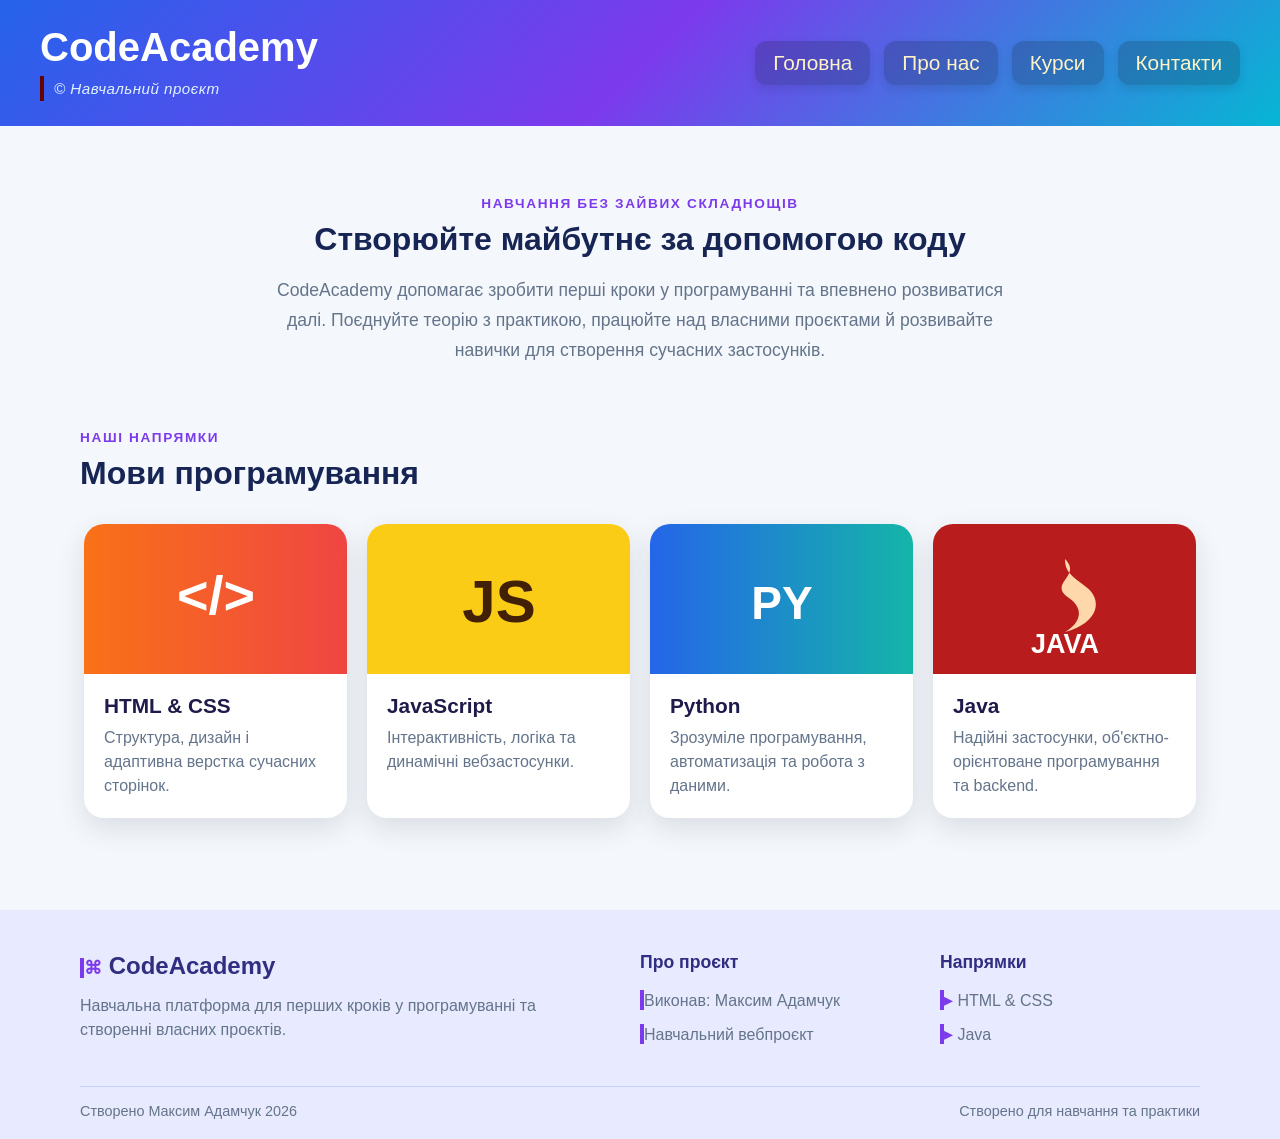
<file: index.html>
<!DOCTYPE html>
<html lang="en">

<head>
    <meta charset="UTF-8">
    <meta name="viewport" content="width=device-width, initial-scale=1.0">
    <title>CodeAcademy</title>
    <link rel="stylesheet" href="style.css">
</head>

<body>
    
    <div class="wrapper">
        <header>
            <div class="header_container">
                <div class="header_title_box">
                    <h1 class="header_title">CodeAcademy</h1>
                    <p class="header_note">© Навчальний проєкт</p>
                </div>           
                <nav>
                    <a href="index.html">Головна</a>
                    <a href="about.html">Про нас</a>
                    <a href="products.html">Курси</a>
                    <a href="contact.html">Контакти</a>
                </nav>
            </div>
        </header>
    </div>

    <main class="main_content">
        <section class="about_section">
            <p class="section_label">Навчання без зайвих складнощів</p>
            <h2>Створюйте майбутнє за допомогою коду</h2>
            <p>
                CodeAcademy допомагає зробити перші кроки у програмуванні та впевнено
                розвиватися далі. Поєднуйте теорію з практикою, працюйте над власними
                проєктами й розвивайте навички для створення сучасних застосунків.
            </p>
        </section>

        <section class="courses_section">
            <div class="section_heading">
                <div>
                    <p class="section_label">Наші напрямки</p>
                    <h2>Мови програмування</h2>
                </div>
            </div>

            <div class="courses_carousel" aria-label="Список навчальних курсів">
                <article class="course_card">
                    <img src="images/html.svg" alt="Іконка HTML та CSS">
                    <div class="course_card_content">
                        <h3>HTML &amp; CSS</h3>
                        <p>Структура, дизайн і адаптивна верстка сучасних сторінок.</p>
                    </div>
                </article>
                <article class="course_card">
                    <img src="images/javascript.svg" alt="Іконка JavaScript">
                    <div class="course_card_content">
                        <h3>JavaScript</h3>
                        <p>Інтерактивність, логіка та динамічні вебзастосунки.</p>
                    </div>
                </article>
                <article class="course_card">
                    <img src="images/python.svg" alt="Іконка Python">
                    <div class="course_card_content">
                        <h3>Python</h3>
                        <p>Зрозуміле програмування, автоматизація та робота з даними.</p>
                    </div>
                </article>
                <article class="course_card">
                    <img src="images/java.svg" alt="Іконка Java">
                    <div class="course_card_content">
                        <h3>Java</h3>
                        <p>Надійні застосунки, об'єктно-орієнтоване програмування та backend.</p>
                    </div>
                </article>
            </div>
        </section>
    </main>

    <footer class="site_footer">
        <div class="footer_content">
            <div class="footer_about">
                <h2><span class="footer_icon">⌘</span> CodeAcademy</h2>
                <p>Навчальна платформа для перших кроків у програмуванні та створенні власних проєктів.</p>
            </div>
            <div class="footer_info">
                <h3>Про проєкт</h3>
                <p><span class="footer_icon"></span> Виконав: Максим Адамчук</p>
                <p><span class="footer_icon"></span> Навчальний вебпроєкт</p>
            </div>
            <div class="footer_info">
                <h3>Напрямки</h3>
                <p><span class="footer_icon">▸</span> HTML &amp; CSS</p>
                <p><span class="footer_icon">▸</span>  Java</p>
            </div>
        </div>
        <div class="footer_bottom">
            <p>Створено Максим Адамчук 2026</p>
            <p>Створено для навчання та практики</p>
        </div>
    </footer>

</body>

</html>
</file>
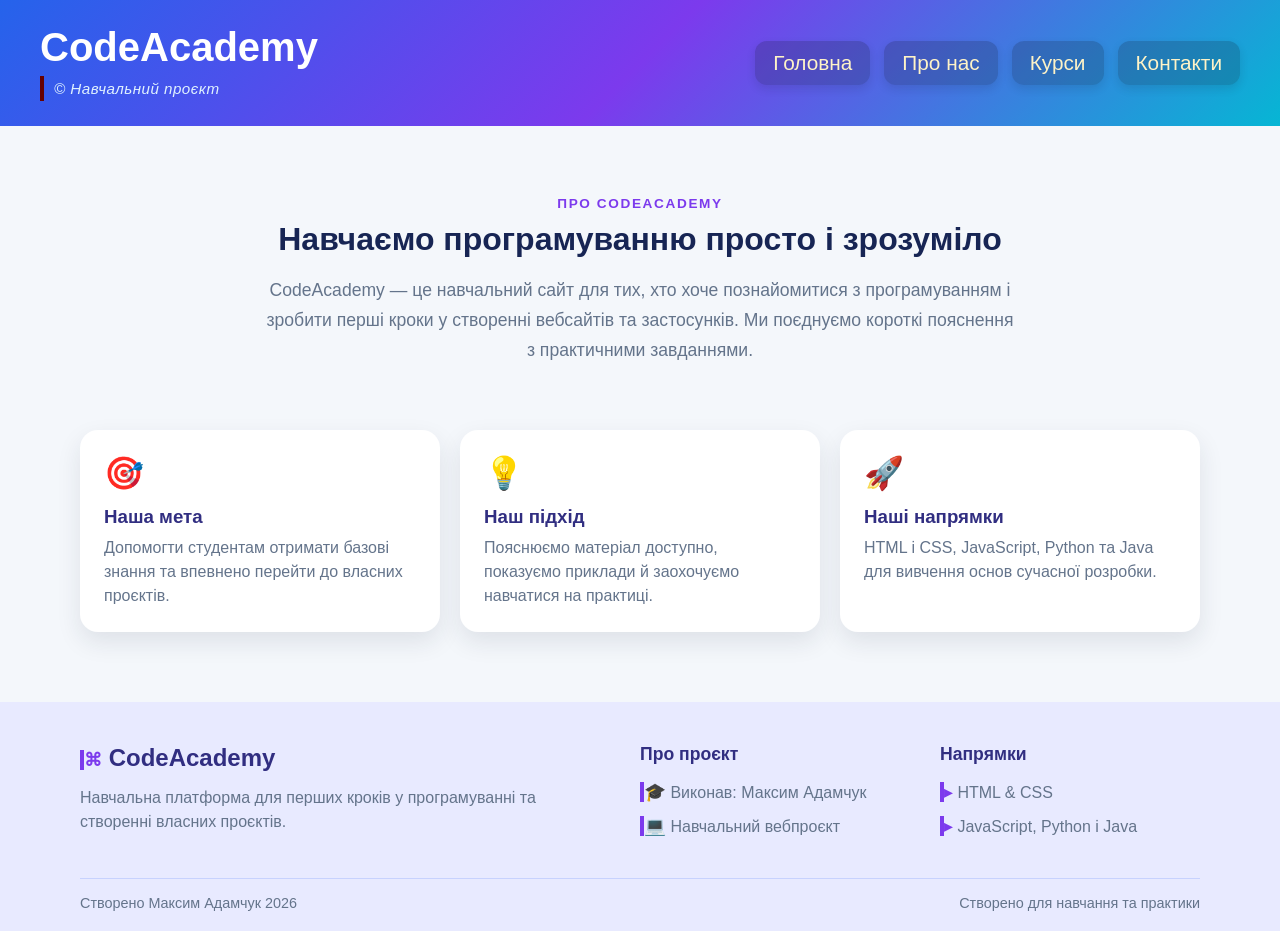
<file: about.html>
<!DOCTYPE html>
<html lang="uk">

<head>
    <meta charset="UTF-8">
    <meta name="viewport" content="width=device-width, initial-scale=1.0">
    <title>Про нас | CodeAcademy</title>
    <link rel="stylesheet" href="style.css">
</head>

<body>
    <div class="wrapper">
        <header>
            <div class="header_container">
                <div class="header_title_box">
                    <h1 class="header_title">CodeAcademy</h1>
                    <p class="header_note">© Навчальний проєкт</p>
                </div>
                <nav>
                    <a href="index.html">Головна</a>
                    <a href="about.html">Про нас</a>
                    <a href="products.html">Курси</a>
                    <a href="contact.html">Контакти</a>
                </nav>
            </div>
        </header>
    </div>

    <main class="main_content">
        <section class="about_section">
            <p class="section_label">Про CodeAcademy</p>
            <h2>Навчаємо програмуванню просто і зрозуміло</h2>
            <p>
                CodeAcademy — це навчальний сайт для тих, хто хоче познайомитися
                з програмуванням і зробити перші кроки у створенні вебсайтів та
                застосунків. Ми поєднуємо короткі пояснення з практичними завданнями.
            </p>
        </section>

        <section class="about_details">
            <div class="about_detail">
                <span class="about_detail_icon">🎯</span>
                <h3>Наша мета</h3>
                <p>Допомогти студентам отримати базові знання та впевнено перейти до власних проєктів.</p>
            </div>
            <div class="about_detail">
                <span class="about_detail_icon">💡</span>
                <h3>Наш підхід</h3>
                <p>Пояснюємо матеріал доступно, показуємо приклади й заохочуємо навчатися на практиці.</p>
            </div>
            <div class="about_detail">
                <span class="about_detail_icon">🚀</span>
                <h3>Наші напрямки</h3>
                <p>HTML і CSS, JavaScript, Python та Java для вивчення основ сучасної розробки.</p>
            </div>
        </section>
    </main>

    <footer class="site_footer">
        <div class="footer_content">
            <div class="footer_about">
                <h2><span class="footer_icon">⌘</span> CodeAcademy</h2>
                <p>Навчальна платформа для перших кроків у програмуванні та створенні власних проєктів.</p>
            </div>
            <div class="footer_info">
                <h3>Про проєкт</h3>
                <p><span class="footer_icon">🎓</span> Виконав: Максим Адамчук</p>
                <p><span class="footer_icon">💻</span> Навчальний вебпроєкт</p>
            </div>
            <div class="footer_info">
                <h3>Напрямки</h3>
                <p><span class="footer_icon">▸</span> HTML &amp; CSS</p>
                <p><span class="footer_icon">▸</span> JavaScript, Python і Java</p>
            </div>
        </div>
        <div class="footer_bottom">
            <p>Створено Максим Адамчук 2026</p>
            <p>Створено для навчання та практики</p>
        </div>
    </footer>
</body>

</html>
</file>
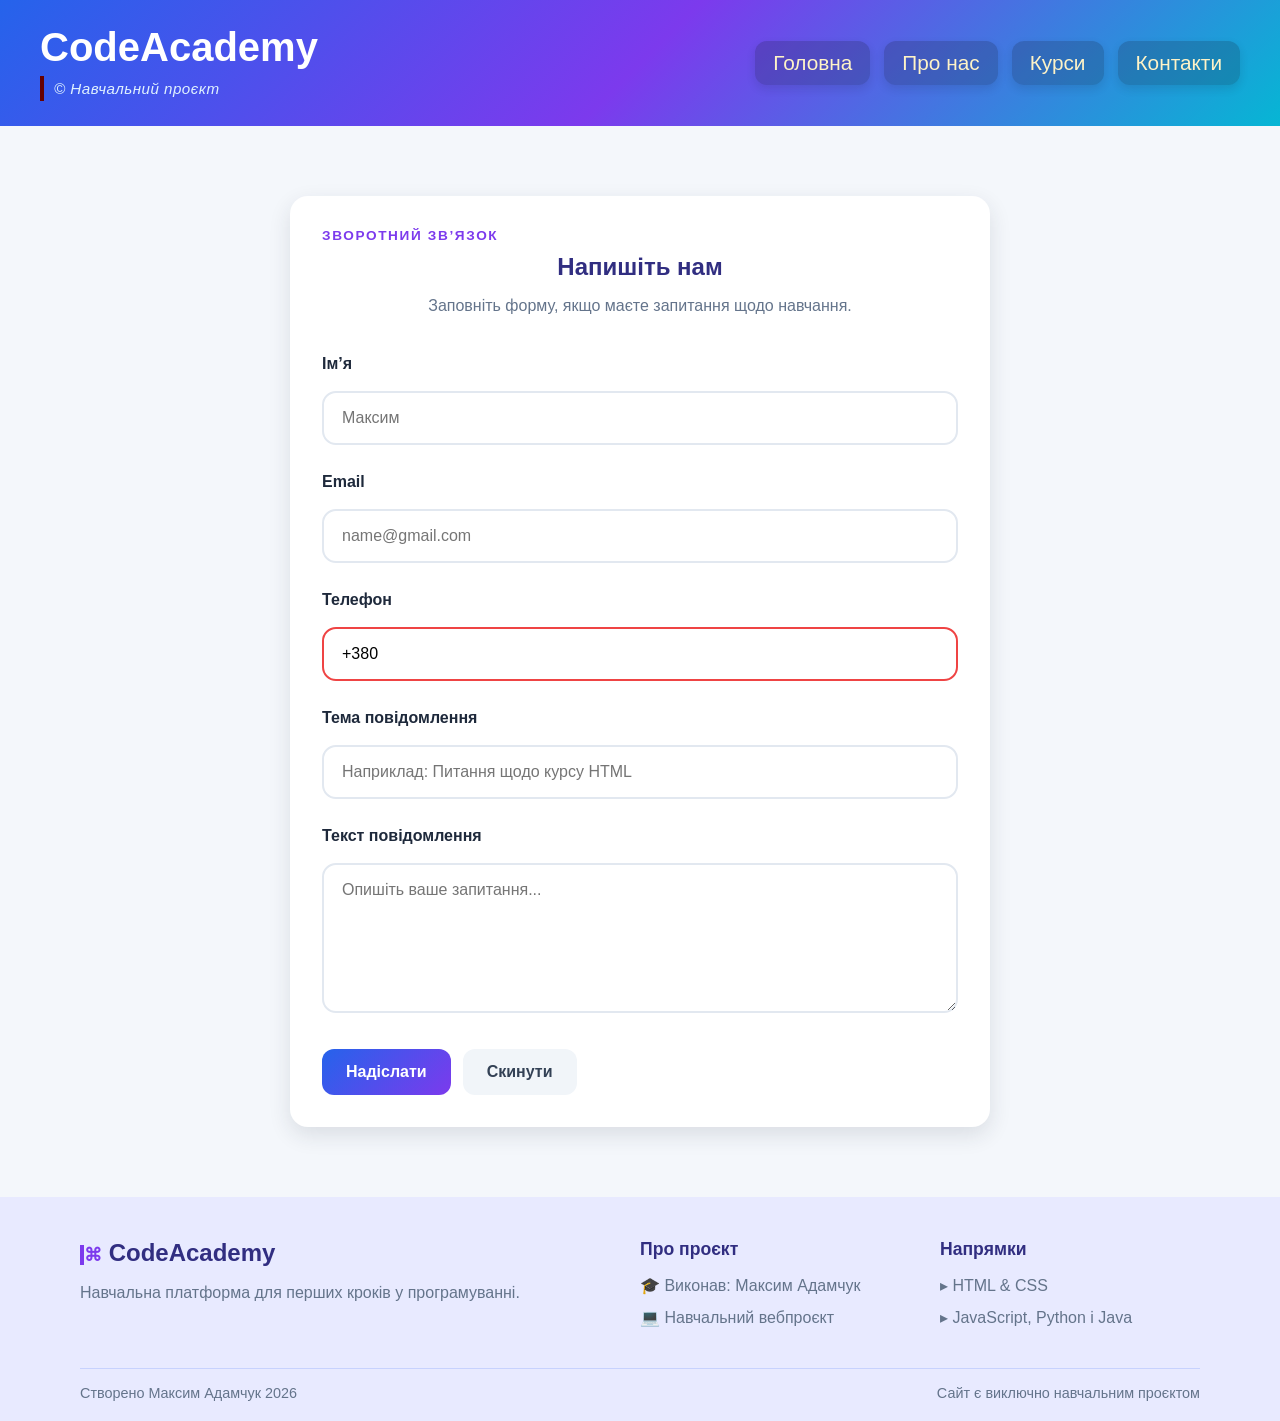
<file: contact.html>
<!DOCTYPE html>
<html lang="uk">

<head>
    <meta charset="UTF-8">
    <meta name="viewport" content="width=device-width, initial-scale=1.0">
    <title>Контакти | CodeAcademy</title>
    <link rel="stylesheet" href="style.css">
</head>

<body>
    <div class="wrapper">
        <header>
            <div class="header_container">
                <div class="header_title_box">
                    <h1 class="header_title">CodeAcademy</h1>
                    <p class="header_note">© Навчальний проєкт</p>
                </div>
                <nav>
                    <a href="index.html">Головна</a>
                    <a href="about.html">Про нас</a>
                    <a href="products.html">Курси</a>
                    <a href="contact.html">Контакти</a>
                </nav>
            </div>
        </header>
    </div>

    <main class="main_content">
        <section class="form_section">
            <p class="section_label">Зворотний зв’язок</p>
            <h2>Напишіть нам</h2>
            <p>Заповніть форму, якщо маєте запитання щодо навчання.</p>

            <form class="contact_form" action="#" method="post" novalidate>
                <label for="name">Ім’я</label>
                <input id="name" name="name" type="text" minlength="2" maxlength="40"
                    placeholder="Максим" required>

                <label for="email">Email</label>
                <input id="email" name="email" type="email" placeholder="name@gmail.com"
                    autocomplete="email" required
                    pattern="^[A-Za-z0-9._%+-]+@[A-Za-z0-9.-]+\.[A-Za-z]{2,}$"
                    title="Тільки англійська пошта з доменом, наприклад name@gmail.com">

                <label for="phone">Телефон</label>
                <input id="phone" name="phone" type="tel" inputmode="numeric"
                    autocomplete="tel" required value="+380" maxlength="13"
                    placeholder="+380XXXXXXXXX" pattern="^\+380\d{9}$"
                    title="Формат: +380671234567">

                <label for="subject">Тема повідомлення</label>
                <input id="subject" name="subject" type="text" maxlength="60"
                    placeholder="Наприклад: Питання щодо курсу HTML" required>

                <label for="message">Текст повідомлення</label>
                <textarea id="message" name="message" rows="6" maxlength="500"
                    placeholder="Опишіть ваше запитання..." required></textarea>

                <div class="form_buttons">
                    <button class="action_button" type="submit">Надіслати</button>
                    <button class="reset_button" type="reset">Скинути</button>
                </div>
            </form>
        </section>
    </main>

    <footer class="site_footer">
        <div class="footer_content">
            <div class="footer_about">
                <h2><span class="footer_icon">⌘</span> CodeAcademy</h2>
                <p>Навчальна платформа для перших кроків у програмуванні.</p>
            </div>
            <div class="footer_info">
                <h3>Про проєкт</h3>
                <p>🎓 Виконав: Максим Адамчук</p>
                <p>💻 Навчальний вебпроєкт</p>
            </div>
            <div class="footer_info">
                <h3>Напрямки</h3>
                <p>▸ HTML &amp; CSS</p>
                <p>▸ JavaScript, Python і Java</p>
            </div>
        </div>
        <div class="footer_bottom">
            <p>Створено Максим Адамчук 2026</p>
            <p>Сайт є виключно навчальним проєктом</p>
        </div>
    </footer>

    <script>
        const form = document.querySelector(".contact_form");
        const phone = document.getElementById("phone");
        const email = document.getElementById("email");

        phone.value = "+380";

        phone.addEventListener("input", () => {
            let digits = phone.value.replace(/\D/g, "");

            if (!digits.startsWith("380")) {
                digits = "380";
            }

            phone.value = "+" + digits.substring(0, 12);
        });

        phone.addEventListener("keydown", (event) => {
            if (phone.selectionStart <= 4 &&
                (event.key === "Backspace" || event.key === "Delete")) {
                event.preventDefault();
            }
        });

        email.addEventListener("input", () => {
            email.value = email.value.replace(/[^A-Za-z0-9@._%+-]/g, "");
        });

        form.addEventListener("submit", (event) => {
            if (!form.checkValidity()) {
                event.preventDefault();
                form.reportValidity();
            }
        });

        form.addEventListener("reset", () => {
            setTimeout(() => {
                phone.value = "+380";
            }, 0);
        });
    </script>
</body>

</html>
</file>
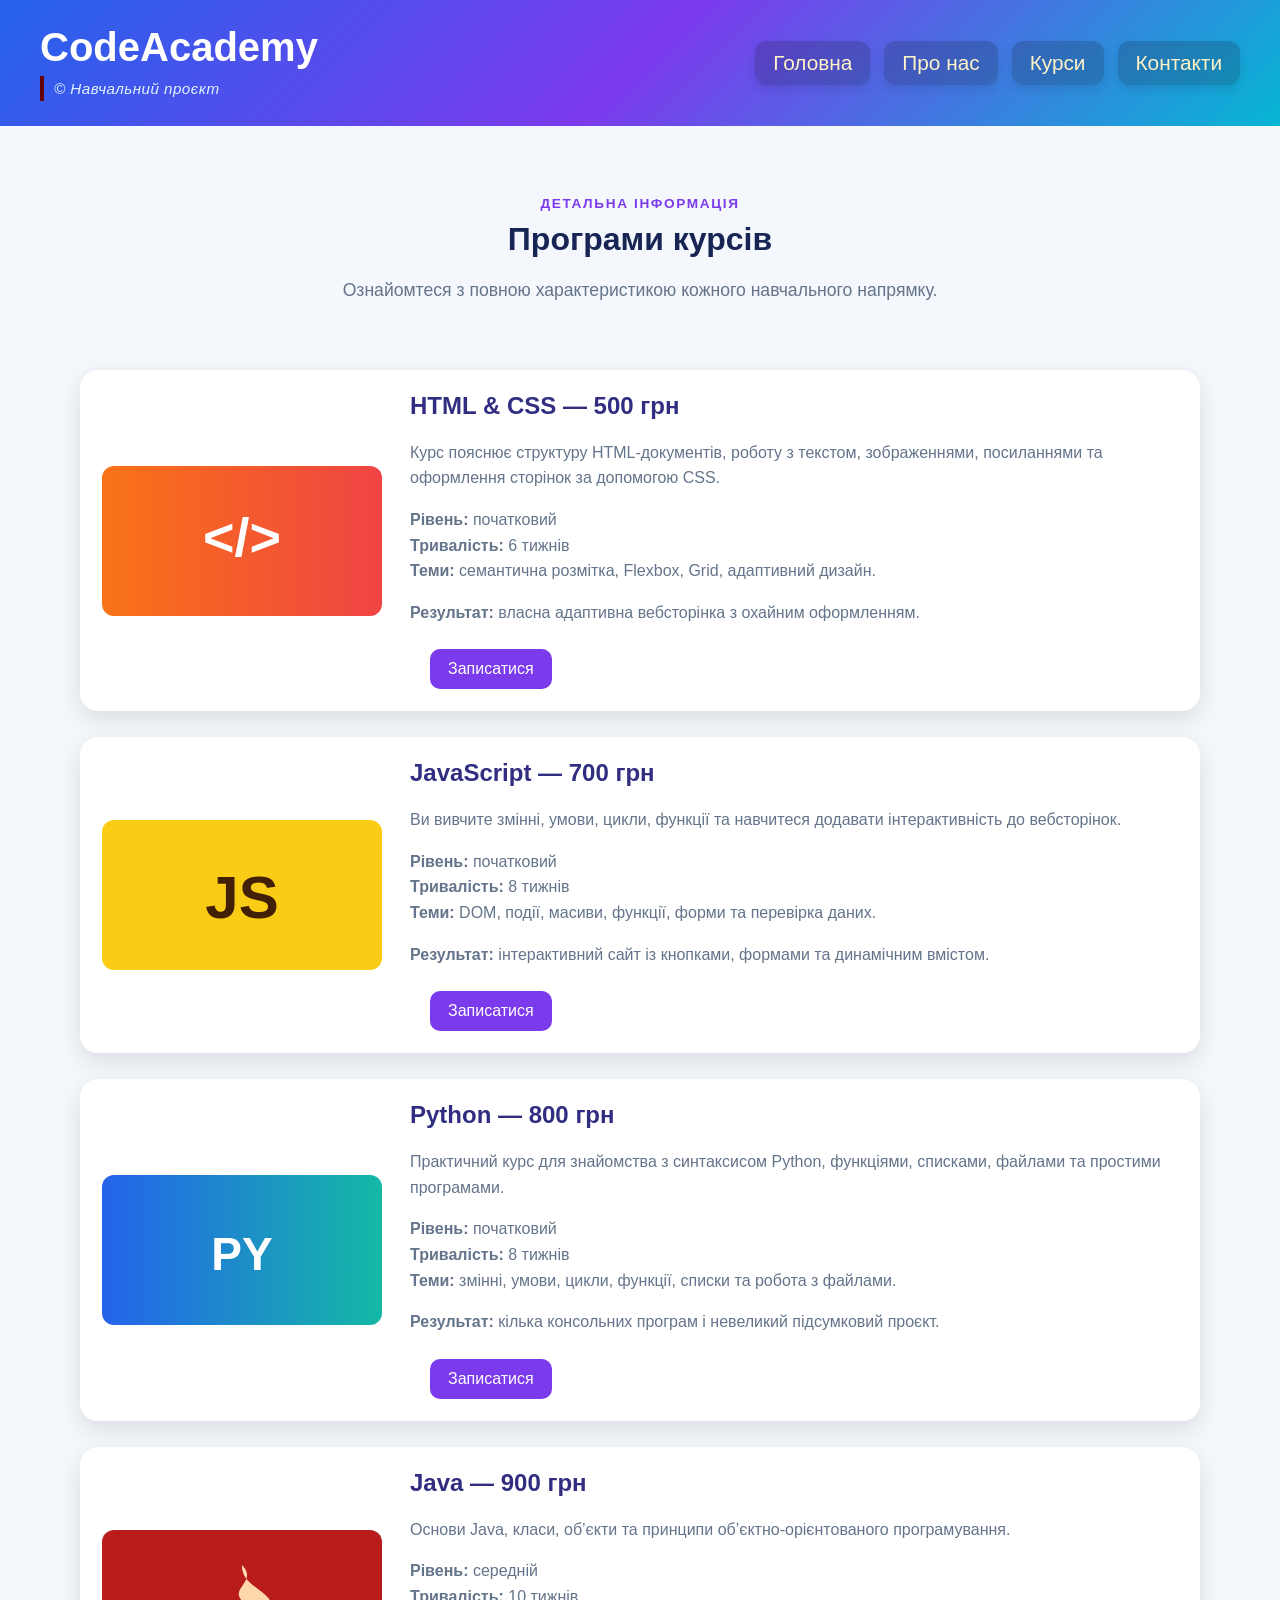
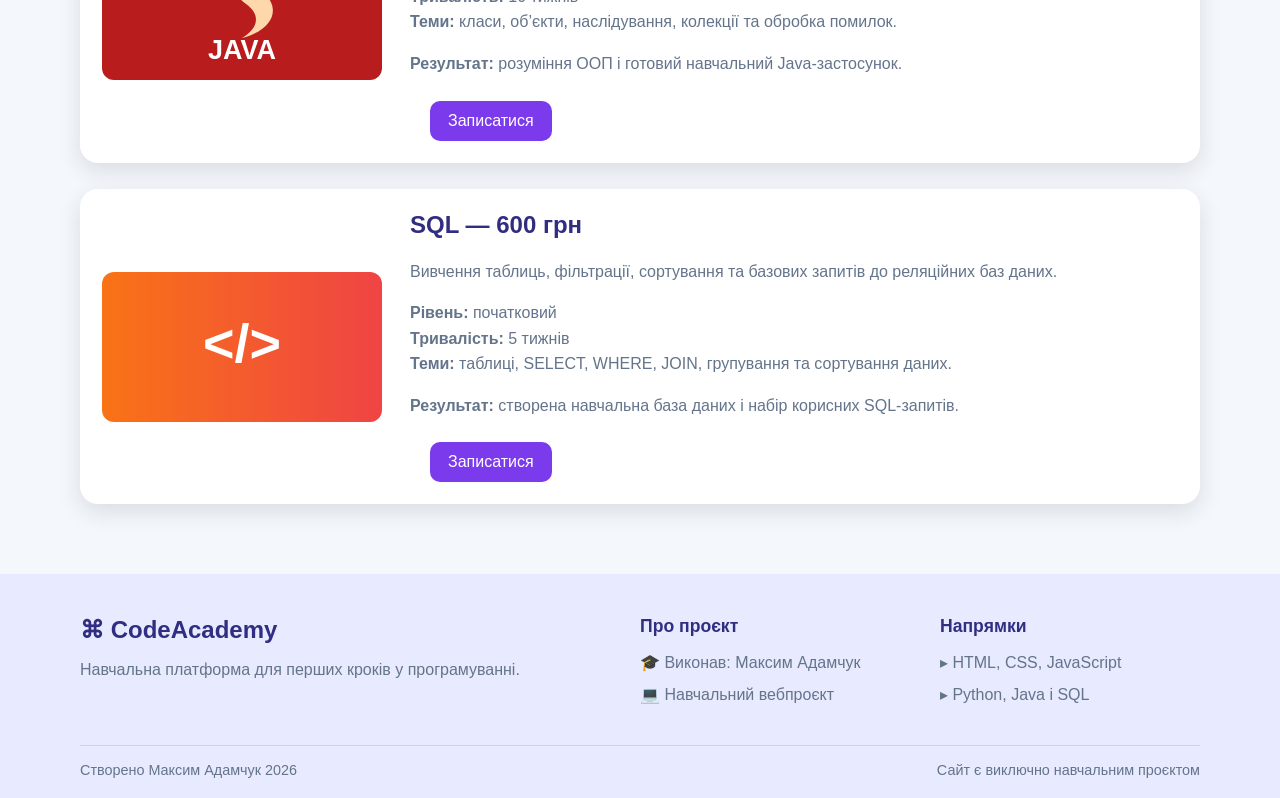
<file: product-info.html>
<!DOCTYPE html>
<html lang="uk">
<head>
    <meta charset="UTF-8">
    <meta name="viewport" content="width=device-width, initial-scale=1.0">
    <title>Деталі курсів | CodeAcademy</title>
    <link rel="stylesheet" href="style.css">
</head>
<body>
    <div class="wrapper"><header><div class="header_container"><div class="header_title_box"><h1 class="header_title">CodeAcademy</h1><p class="header_note">© Навчальний проєкт</p></div><nav><a href="index.html">Головна</a><a href="about.html">Про нас</a><a href="products.html">Курси</a><a href="contact.html">Контакти</a></nav></div></header></div>
    <main class="main_content">
        <section class="about_section"><p class="section_label">Детальна інформація</p><h2>Програми курсів</h2><p>Ознайомтеся з повною характеристикою кожного навчального напрямку.</p></section>
        <section class="details_list">
            <article class="detail_item" id="html"><img src="images/html.svg" alt="HTML та CSS"><div><h2>HTML &amp; CSS — 500 грн</h2><p>Курс пояснює структуру HTML-документів, роботу з текстом, зображеннями, посиланнями та оформлення сторінок за допомогою CSS.</p><p><strong>Рівень:</strong> початковий<br><strong>Тривалість:</strong> 6 тижнів<br><strong>Теми:</strong> семантична розмітка, Flexbox, Grid, адаптивний дизайн.</p><p><strong>Результат:</strong> власна адаптивна вебсторінка з охайним оформленням.</p><a class="action_link" href="contact.html">Записатися</a></div></article>
            <article class="detail_item" id="javascript"><img src="images/javascript.svg" alt="JavaScript"><div><h2>JavaScript — 700 грн</h2><p>Ви вивчите змінні, умови, цикли, функції та навчитеся додавати інтерактивність до вебсторінок.</p><p><strong>Рівень:</strong> початковий<br><strong>Тривалість:</strong> 8 тижнів<br><strong>Теми:</strong> DOM, події, масиви, функції, форми та перевірка даних.</p><p><strong>Результат:</strong> інтерактивний сайт із кнопками, формами та динамічним вмістом.</p><a class="action_link" href="contact.html">Записатися</a></div></article>
            <article class="detail_item" id="python"><img src="images/python.svg" alt="Python"><div><h2>Python — 800 грн</h2><p>Практичний курс для знайомства з синтаксисом Python, функціями, списками, файлами та простими програмами.</p><p><strong>Рівень:</strong> початковий<br><strong>Тривалість:</strong> 8 тижнів<br><strong>Теми:</strong> змінні, умови, цикли, функції, списки та робота з файлами.</p><p><strong>Результат:</strong> кілька консольних програм і невеликий підсумковий проєкт.</p><a class="action_link" href="contact.html">Записатися</a></div></article>
            <article class="detail_item" id="java"><img src="images/java.svg" alt="Java"><div><h2>Java — 900 грн</h2><p>Основи Java, класи, об’єкти та принципи об’єктно-орієнтованого програмування.</p><p><strong>Рівень:</strong> середній<br><strong>Тривалість:</strong> 10 тижнів<br><strong>Теми:</strong> класи, об’єкти, наслідування, колекції та обробка помилок.</p><p><strong>Результат:</strong> розуміння ООП і готовий навчальний Java-застосунок.</p><a class="action_link" href="contact.html">Записатися</a></div></article>
            <article class="detail_item" id="sql"><img src="images/html.svg" alt="SQL"><div><h2>SQL — 600 грн</h2><p>Вивчення таблиць, фільтрації, сортування та базових запитів до реляційних баз даних.</p><p><strong>Рівень:</strong> початковий<br><strong>Тривалість:</strong> 5 тижнів<br><strong>Теми:</strong> таблиці, SELECT, WHERE, JOIN, групування та сортування даних.</p><p><strong>Результат:</strong> створена навчальна база даних і набір корисних SQL-запитів.</p><a class="action_link" href="contact.html">Записатися</a></div></article>
        </section>
    </main>
    <footer class="site_footer"><div class="footer_content"><div class="footer_about"><h2>⌘ CodeAcademy</h2><p>Навчальна платформа для перших кроків у програмуванні.</p></div><div class="footer_info"><h3>Про проєкт</h3><p>🎓 Виконав: Максим Адамчук</p><p>💻 Навчальний вебпроєкт</p></div><div class="footer_info"><h3>Напрямки</h3><p>▸ HTML, CSS, JavaScript</p><p>▸ Python, Java і SQL</p></div></div><div class="footer_bottom"><p>Створено Максим Адамчук 2026</p><p>Сайт є виключно навчальним проєктом</p></div></footer>
</body>
</html>
</file>
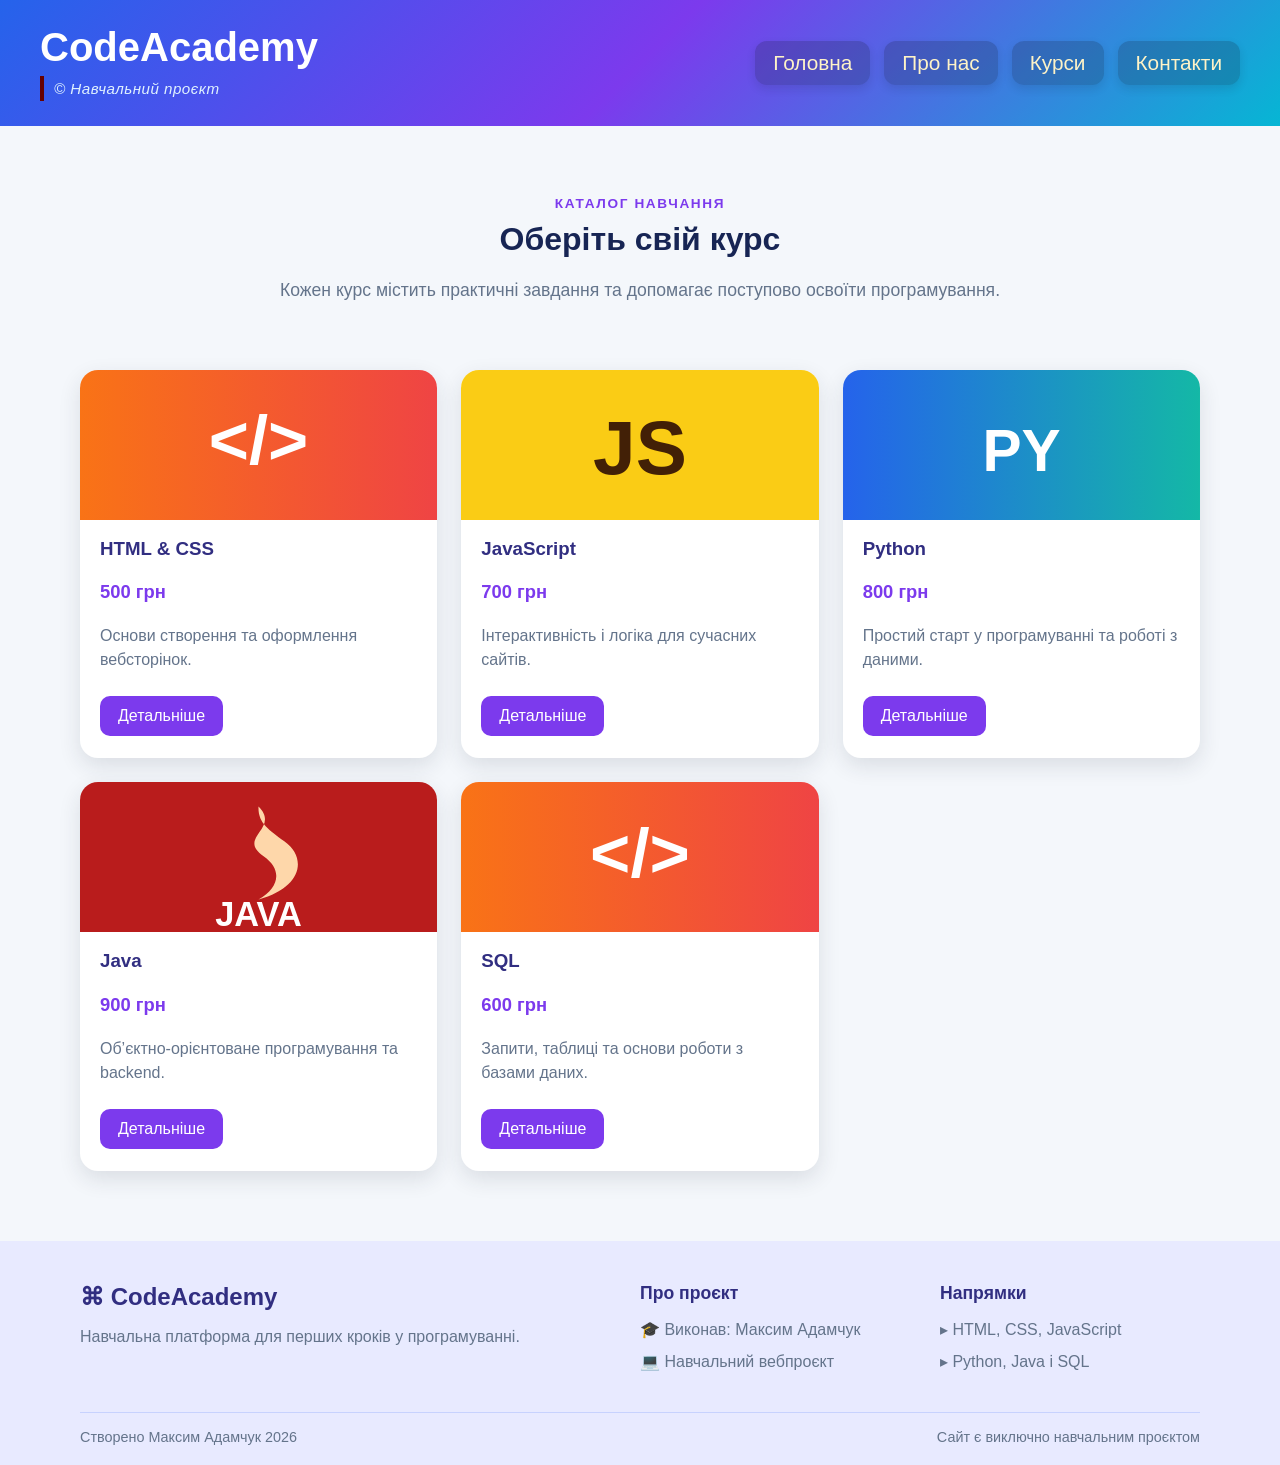
<file: products.html>
<!DOCTYPE html>
<html lang="uk">
<head>
    <meta charset="UTF-8">
    <meta name="viewport" content="width=device-width, initial-scale=1.0">
    <title>Курси | CodeAcademy</title>
    <link rel="stylesheet" href="style.css">
</head>
<body>
    <div class="wrapper"><header><div class="header_container"><div class="header_title_box"><h1 class="header_title">CodeAcademy</h1><p class="header_note">© Навчальний проєкт</p></div><nav><a href="index.html">Головна</a><a href="about.html">Про нас</a><a href="products.html">Курси</a><a href="contact.html">Контакти</a></nav></div></header></div>
    <main class="main_content">
        <section class="about_section"><p class="section_label">Каталог навчання</p><h2>Оберіть свій курс</h2><p>Кожен курс містить практичні завдання та допомагає поступово освоїти програмування.</p></section>
        <section class="product_grid">
            <article class="product_card"><img src="images/html.svg" alt="HTML та CSS"><h3>HTML &amp; CSS</h3><p class="product_price">500 грн</p><p>Основи створення та оформлення вебсторінок.</p><a class="action_link" href="product-info.html#html">Детальніше</a></article>
            <article class="product_card"><img src="images/javascript.svg" alt="JavaScript"><h3>JavaScript</h3><p class="product_price">700 грн</p><p>Інтерактивність і логіка для сучасних сайтів.</p><a class="action_link" href="product-info.html#javascript">Детальніше</a></article>
            <article class="product_card"><img src="images/python.svg" alt="Python"><h3>Python</h3><p class="product_price">800 грн</p><p>Простий старт у програмуванні та роботі з даними.</p><a class="action_link" href="product-info.html#python">Детальніше</a></article>
            <article class="product_card"><img src="images/java.svg" alt="Java"><h3>Java</h3><p class="product_price">900 грн</p><p>Об’єктно-орієнтоване програмування та backend.</p><a class="action_link" href="product-info.html#java">Детальніше</a></article>
            <article class="product_card"><img src="images/html.svg" alt="SQL"><h3>SQL</h3><p class="product_price">600 грн</p><p>Запити, таблиці та основи роботи з базами даних.</p><a class="action_link" href="product-info.html#sql">Детальніше</a></article>
        </section>
    </main>
    <footer class="site_footer"><div class="footer_content"><div class="footer_about"><h2>⌘ CodeAcademy</h2><p>Навчальна платформа для перших кроків у програмуванні.</p></div><div class="footer_info"><h3>Про проєкт</h3><p>🎓 Виконав: Максим Адамчук</p><p>💻 Навчальний вебпроєкт</p></div><div class="footer_info"><h3>Напрямки</h3><p>▸ HTML, CSS, JavaScript</p><p>▸ Python, Java і SQL</p></div></div><div class="footer_bottom"><p>Створено Максим Адамчук 2026</p><p>Сайт є виключно навчальним проєктом</p></div></footer>
</body>
</html>
</file>
<file: style.css>
* {
	box-sizing: border-box;
}

html,
body {
	min-height: 100vh;
	color: #1f2937;
	background: #f4f7fb;
	font-family: Calibri, sans-serif;
    margin: 0;
}

.wrapper {
    padding: 24px 40px;
    background: linear-gradient(135deg, #2563eb 0%, #7c3aed 50%, #06b6d4 100%);
}

.header_container {
    display: flex;
    align-items: center;
    justify-content: space-between;
    gap: 20px;
    min-height: 78px;
}

.header_title_box {
    display: flex;
    flex-direction: column;
    align-items: flex-start;
}

header h1 {
    font-family: 'Segoe UI', Tahoma, Geneva, Verdana, sans-serif;
    font-size: 2.5rem;
    color: #fff;
    text-align: left;
    margin: 0;
    padding: 0;
}

.header_note {
    margin: 6px 0 0;
    padding: 4px 10px;
    border-left: 4px solid #660101;
    color: #e0f2fe;
    font-size: 0.95rem;
    font-style: italic;
    letter-spacing: 0.03em;
}

header nav {
    display: flex;
    align-items: center;
    justify-content: flex-end;
    gap: 14px;
    flex-wrap: wrap;
    margin-left: auto;
}

header nav a {
    display: inline-flex;
    align-items: center;
    justify-content: center;
    color: #fef3c7;
    text-decoration: none;
    font-size: 1.3rem;
    font-family: 'Segoe UI', Tahoma, Geneva, Verdana, sans-serif;
    padding: 10px 18px;
    border-radius: 12px;
    background: rgba(17, 24, 39, 0.2);
    box-shadow: 0 4px 10px rgba(15, 23, 42, 0.12);
    transition: all 0.25s ease;
}

header nav a:hover,
header nav a:focus {
    color: #111827;
    background: #f5f3ff;
    transform: translateX(-2px);
    box-shadow: 0 8px 20px rgba(15, 23, 42, 0.18);
    outline: none;
}

.main_content {
    width: 90%;
    max-width: 1120px;
    margin: 0 auto;
    padding: 70px 0;
}

.about_section {
    max-width: 760px;
    margin: 0 auto 64px;
    text-align: center;
}

.section_label {
    margin: 0 0 10px;
    color: #7c3aed;
    font-size: 0.85rem;
    font-weight: 700;
    letter-spacing: 0.12em;
    text-transform: uppercase;
}

.about_section h2,
.courses_section h2 {
    margin: 0;
    color: #172554;
    font-family: 'Segoe UI', Tahoma, Geneva, Verdana, sans-serif;
    font-size: 2rem;
}

.about_section > p:last-child {
    margin: 18px auto 0;
    color: #64748b;
    font-size: 1.1rem;
    line-height: 1.7;
}

.about_details {
    display: grid;
    grid-template-columns: repeat(3, 1fr);
    gap: 20px;
}

.about_detail {
    padding: 24px;
    border-radius: 18px;
    background: #ffffff;
    box-shadow: 0 10px 24px rgba(30, 41, 59, 0.1);
}

.about_detail_icon {
    font-size: 2rem;
}

.about_detail h3 {
    margin: 14px 0 8px;
    color: #312e81;
    font-family: 'Segoe UI', Tahoma, Geneva, Verdana, sans-serif;
}

.about_detail p {
    margin: 0;
    color: #64748b;
    line-height: 1.5;
}

.section_heading {
    display: flex;
    align-items: flex-end;
    justify-content: space-between;
    gap: 24px;
    margin-bottom: 24px;
}

.courses_carousel {
    display: grid;
    grid-template-columns: repeat(4, 1fr);
    gap: 20px;
    padding: 8px 4px 22px;
}

.course_card {
    overflow: hidden;
    border-radius: 20px;
    background: #ffffff;
    box-shadow: 0 10px 28px rgba(30, 41, 59, 0.12);
    transition: transform 0.3s ease, box-shadow 0.3s ease;
}

.course_card:hover {
    transform: translateY(-10px) scale(1.02);
    box-shadow: 0 18px 34px rgba(30, 41, 59, 0.22);
}

.course_card img {
    display: block;
    width: 100%;
    height: 150px;
    object-fit: cover;
    transition: transform 0.4s ease, filter 0.4s ease;
}

.course_card:hover img {
    transform: scale(1.08);
    filter: saturate(1.25);
}

.course_card_content {
    padding: 20px;
}

.course_card h3 {
    margin: 0 0 8px;
    color: #1e1b4b;
    font-family: 'Segoe UI', Tahoma, Geneva, Verdana, sans-serif;
    font-size: 1.3rem;
}

.course_card p {
    margin: 0;
    color: #64748b;
    line-height: 1.5;
}

.product_grid {
    display: grid;
    grid-template-columns: repeat(3, 1fr);
    gap: 24px;
}

.product_card {
    padding-bottom: 22px;
    overflow: hidden;
    border-radius: 18px;
    background: #ffffff;
    box-shadow: 0 8px 22px rgba(30, 41, 59, 0.12);
}

.product_card img {
    display: block;
    width: 100%;
    height: 150px;
    object-fit: cover;
}

.product_card h3,
.product_card p {
    margin-left: 20px;
    margin-right: 20px;
}

.product_card h3 {
    margin-top: 18px;
    margin-bottom: 8px;
    color: #312e81;
}

.product_card p {
    color: #64748b;
    line-height: 1.5;
}

.product_price {
    color: #7c3aed !important;
    font-size: 1.15rem;
    font-weight: bold;
}

.action_link,
.action_button,
.reset_button {
    display: inline-block;
    padding: 11px 18px;
    border: 0;
    border-radius: 10px;
    color: #ffffff;
    background: #7c3aed;
    cursor: pointer;
    font: inherit;
    text-decoration: none;
    transition: 0.25s ease;
}

.action_link {
    margin: 8px 20px 0;
}

.action_link:hover,
.action_button:hover,
.reset_button:hover {
    color: #ffffff;
    background: #2563eb;
    transform: scale(1.05);
    box-shadow: 0 7px 16px rgba(37, 99, 235, 0.3);
}

.reset_button {
    background: #64748b;
}

.form_section {
    max-width: 700px;
    margin: 0 auto;
    padding: 32px;
    border-radius: 18px;
    background: #ffffff;
    box-shadow: 0 8px 22px rgba(30, 41, 59, 0.12);
}

.form_section h2 {
    margin: 0;
    color: #312e81;
    text-align: center;
}

.form_section > p:not(.section_label) {
    color: #64748b;
    text-align: center;
}

.contact_form {
    display: flex;
    flex-direction: column;
    gap: 8px;
}

.contact_form label {
    margin-top: 10px;
    color: #312e81;
    font-weight: bold;
}

.contact_form input,
.contact_form textarea {
    width: 100%;
    padding: 12px;
    border: 1px solid #c7d2fe;
    border-radius: 8px;
    font: inherit;
}

.contact_form input:focus,
.contact_form textarea:focus {
    border-color: #7c3aed;
    outline: 2px solid #ddd6fe;
}

.form_buttons {
    display: flex;
    gap: 12px;
    margin-top: 18px;
}

.contact_form {
    gap: 18px;
    margin-top: 30px;
}

.contact_form label {
    font-weight: 600;
    color: #1e293b;
}

.contact_form input,
.contact_form textarea {
    padding: 16px 18px;
    border: 2px solid #e2e8f0;
    border-radius: 14px;
    font-size: 16px;
    outline: none;
    background: #ffffff;
    transition: 0.25s;
}

.contact_form input:focus,
.contact_form textarea:focus {
    border-color: #2563eb;
    box-shadow: 0 0 0 4px rgba(37, 99, 235, 0.15);
}

.contact_form input:valid {
    border-color: #22c55e;
}

.contact_form input:invalid:not(:placeholder-shown),
.contact_form textarea:invalid:not(:placeholder-shown) {
    border-color: #ef4444;
}

.contact_form textarea {
    min-height: 150px;
    resize: vertical;
}

.action_button,
.reset_button {
    padding: 14px 24px;
    border-radius: 12px;
    font-size: 16px;
    font-weight: 600;
    transition: 0.25s;
}

.action_button {
    background: linear-gradient(135deg, #2563eb, #7c3aed);
}

.action_button:hover {
    transform: translateY(-2px);
    box-shadow: 0 10px 20px rgba(37, 99, 235, 0.3);
}

.reset_button {
    background: #f1f5f9;
    color: #334155;
}

.reset_button:hover {
    color: #334155;
    background: #e2e8f0;
}

.details_list {
    display: flex;
    flex-direction: column;
    gap: 26px;
}

.detail_item {
    display: grid;
    grid-template-columns: 280px 1fr;
    gap: 28px;
    align-items: center;
    padding: 22px;
    border-radius: 18px;
    background: #ffffff;
    box-shadow: 0 8px 22px rgba(30, 41, 59, 0.12);
}

.detail_item img {
    width: 100%;
    border-radius: 12px;
}

.detail_item h2 {
    margin-top: 0;
    color: #312e81;
}

.detail_item p {
    color: #64748b;
    line-height: 1.6;
}

.site_footer {
    padding: 42px 40px 20px;
    color: #64748b;
    background: #e8eaff;
}

.footer_content {
    display: grid;
    grid-template-columns: 2fr 1fr 1fr;
    gap: 40px;
    max-width: 1120px;
    margin: 0 auto;
}

.footer_about h2,
.footer_info h3 {
    margin: 0 0 14px;
    color: #312e81;
    font-family: 'Segoe UI', Tahoma, Geneva, Verdana, sans-serif;
}

.footer_about h2 {
    font-size: 1.5rem;
}

.footer_info h3 {
    font-size: 1.1rem;
}

.footer_about p,
.footer_info p {
    margin: 8px 0;
    line-height: 1.5;
}

.footer_icon {
    border-left: 4px solid #7c3aed;
    color: #7c3aed;
    font-size: 1.1rem;
}

.footer_bottom {
    display: flex;
    justify-content: space-between;
    gap: 20px;
    max-width: 1120px;
    margin: 30px auto 0;
    padding-top: 16px;
    border-top: 1px solid #c7d2fe;
}

.footer_bottom p {
    margin: 0;
    font-size: 0.9rem;
}

@media (max-width: 800px) {
    .header_container {
        align-items: stretch;
        flex-direction: column;
        gap: 22px;
    }

    .header_title_box,
    header nav {
        width: 100%;
        max-width: none;
    }

    .header_title_box,
    header nav {
        align-items: center;
        justify-content: center;
        text-align: center;
    }

    header nav {
        margin-left: 0;
    }

    header nav {
        order: 2;
    }

    .section_heading {
        align-items: flex-start;
        flex-direction: column;
        gap: 8px;
    }

    .courses_carousel {
        grid-template-columns: repeat(2, 1fr);
    }

    .about_details {
        grid-template-columns: 1fr;
    }

    .product_grid {
        grid-template-columns: repeat(2, 1fr);
    }

    .detail_item {
        grid-template-columns: 1fr;
    }

    .footer_content {
        grid-template-columns: 1fr 1fr;
    }

    .footer_about {
        grid-column: 1 / -1;
    }
}

@media (max-width: 480px) {
    .main_content {
        width: 90%;
    }

    .about_section {
        margin-bottom: 44px;
    }

    .about_section h2,
    .courses_section h2 {
        font-size: 1.6rem;
    }

    .about_section > p:last-child {
        font-size: 1rem;
    }

    .courses_carousel {
        grid-template-columns: 1fr;
    }

    .product_grid {
        grid-template-columns: 1fr;
    }

    .form_section {
        padding: 22px;
    }

    .site_footer {
        padding: 32px 20px 18px;
    }

    .footer_content {
        grid-template-columns: 1fr;
        gap: 24px;
    }

    .footer_about {
        grid-column: auto;
    }

    .footer_bottom {
        flex-direction: column;
        gap: 8px;
    }
}
</file>
